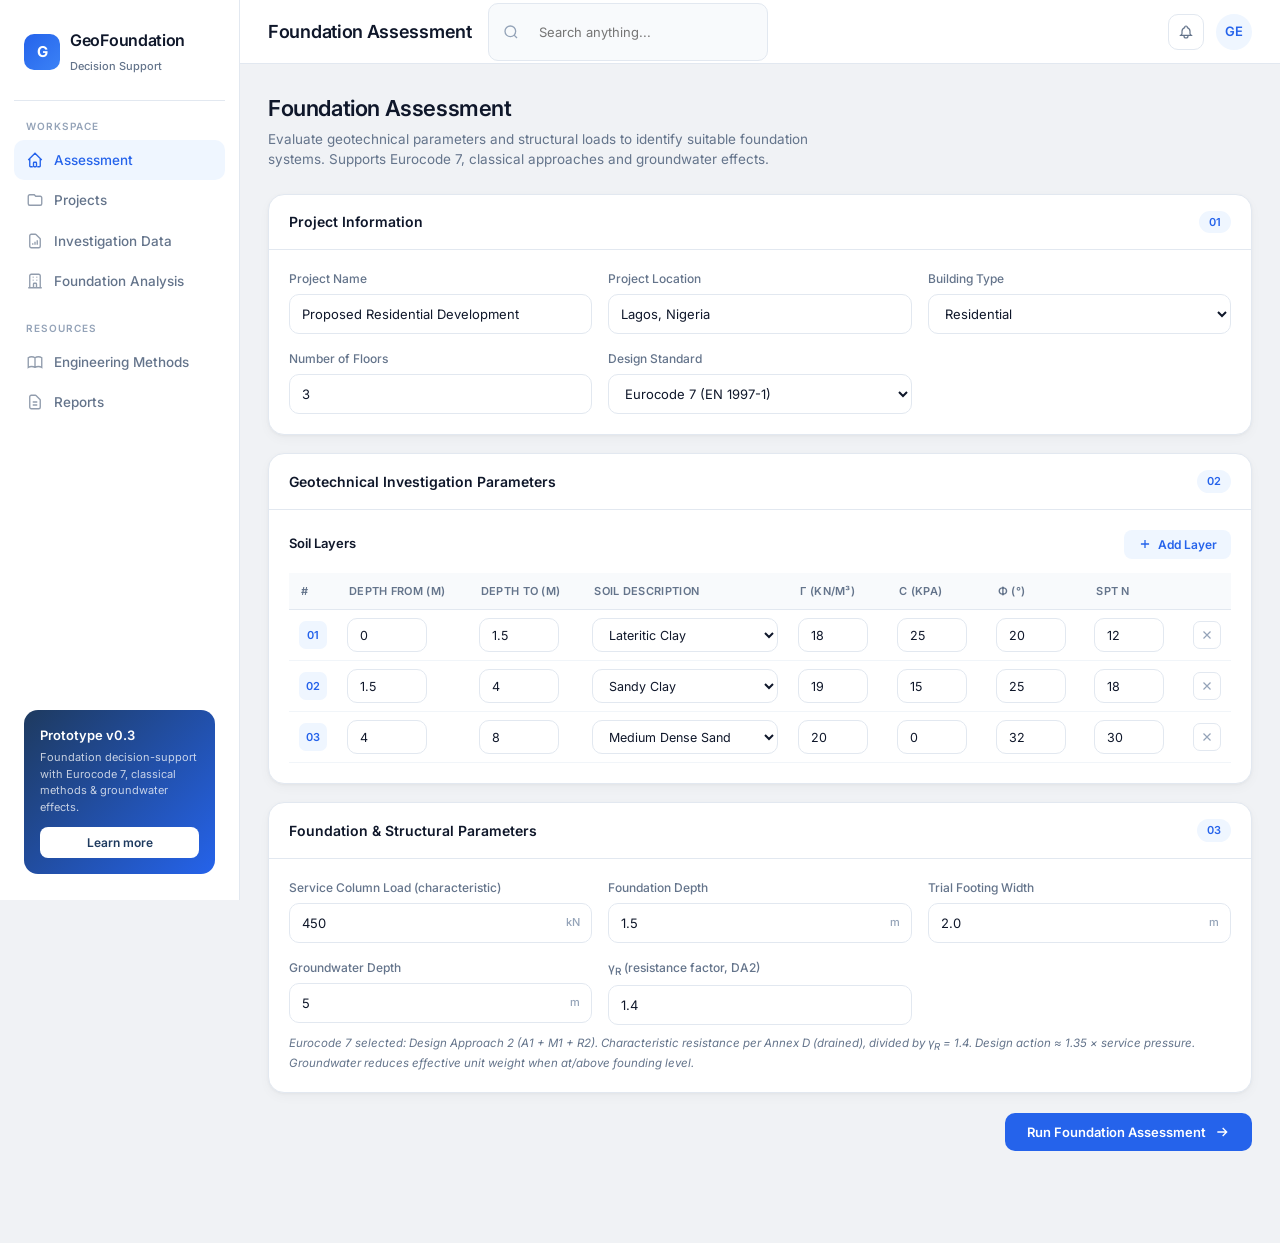
<file: index.html>
<!DOCTYPE html>
<html lang="en">
<head>
<meta charset="UTF-8" />
<meta name="viewport" content="width=device-width, initial-scale=1.0" />
<title>GeoFoundation | Foundation Decision Support</title>
<link rel="preconnect" href="https://fonts.googleapis.com">
<link rel="preconnect" href="https://fonts.gstatic.com" crossorigin>
<link href="https://fonts.googleapis.com/css2?family=Inter:wght@400;500;600;700&display=swap" rel="stylesheet">
<link rel="stylesheet" href="styles.css">
</head>
<body>

<aside class="sidebar">
  <div class="brand">
    <div class="brand-icon">G</div>
    <div>
      <h1>GeoFoundation</h1>
      <span>Decision Support</span>
    </div>
  </div>

  <div class="nav-section">
    <div class="nav-label">Workspace</div>
    <div class="nav-item active">
      <svg fill="none" stroke="currentColor" stroke-width="1.8" viewBox="0 0 24 24"><path d="M3 12l2-2m0 0l7-7 7 7M5 10v10a1 1 0 001 1h3m10-11l2 2m-2-2v10a1 1 0 01-1 1h-3m-4 0a1 1 0 01-1-1v-4a1 1 0 011-1h2a1 1 0 011 1v4a1 1 0 01-1 1h-2z"/></svg>
      Assessment
    </div>
    <div class="nav-item">
      <svg fill="none" stroke="currentColor" stroke-width="1.8" viewBox="0 0 24 24"><path d="M3 7v10a2 2 0 002 2h14a2 2 0 002-2V9a2 2 0 00-2-2h-6l-2-2H5a2 2 0 00-2 2z"/></svg>
      Projects
    </div>
    <div class="nav-item">
      <svg fill="none" stroke="currentColor" stroke-width="1.8" viewBox="0 0 24 24"><path d="M9 17v-2m3 2v-4m3 4v-6m2 10H7a2 2 0 01-2-2V5a2 2 0 012-2h5.586a1 1 0 01.707.293l5.414 5.414a1 1 0 01.293.707V19a2 2 0 01-2 2z"/></svg>
      Investigation Data
    </div>
    <div class="nav-item">
      <svg fill="none" stroke="currentColor" stroke-width="1.8" viewBox="0 0 24 24"><path d="M19 21V5a2 2 0 00-2-2H7a2 2 0 00-2 2v16m14 0h2m-2 0h-5m-9 0H3m2 0h5M9 7h1m-1 4h1m4-4h1m-1 4h1m-5 10v-5a1 1 0 011-1h2a1 1 0 011 1v5m-4 0h4"/></svg>
      Foundation Analysis
    </div>
  </div>

  <div class="nav-section" style="margin-top:12px">
    <div class="nav-label">Resources</div>
    <div class="nav-item">
      <svg fill="none" stroke="currentColor" stroke-width="1.8" viewBox="0 0 24 24"><path d="M12 6.253v13m0-13C10.832 5.477 9.246 5 7.5 5S4.168 5.477 3 6.253v13C4.168 18.477 5.754 18 7.5 18s3.332.477 4.5 1.253m0-13C13.168 5.477 14.754 5 16.5 5c1.747 0 3.332.477 4.5 1.253v13C19.832 18.477 18.247 18 16.5 18c-1.746 0-3.332.477-4.5 1.253"/></svg>
      Engineering Methods
    </div>
    <div class="nav-item">
      <svg fill="none" stroke="currentColor" stroke-width="1.8" viewBox="0 0 24 24"><path d="M9 12h6m-6 4h6m2 5H7a2 2 0 01-2-2V5a2 2 0 012-2h5.586a1 1 0 01.707.293l5.414 5.414a1 1 0 01.293.707V19a2 2 0 01-2 2z"/></svg>
      Reports
    </div>
  </div>

  <div class="sidebar-footer">
    <div class="upgrade-card">
      <h4>Prototype v0.3</h4>
      <p>Foundation decision-support with Eurocode 7, classical methods &amp; groundwater effects.</p>
      <button type="button">Learn more</button>
    </div>
  </div>
</aside>

<main class="main">
  <header class="topbar">
    <div class="topbar-left">
      <div class="page-title">Foundation Assessment</div>
      <div class="search-box">
        <svg fill="none" stroke="currentColor" stroke-width="2" viewBox="0 0 24 24"><circle cx="11" cy="11" r="8"/><path d="M21 21l-4.35-4.35"/></svg>
        <input type="text" placeholder="Search anything..." />
      </div>
    </div>
    <div class="topbar-right">
      <button class="icon-btn" title="Notifications">
        <svg fill="none" stroke="currentColor" stroke-width="1.8" viewBox="0 0 24 24"><path d="M15 17h5l-1.405-1.405A2.032 2.032 0 0118 14.158V11a6.002 6.002 0 00-4-5.659V5a2 2 0 10-4 0v.341C7.67 6.165 6 8.388 6 11v3.159c0 .538-.214 1.055-.595 1.436L4 17h5m6 0v1a3 3 0 11-6 0v-1m6 0H9"/></svg>
      </button>
      <div class="avatar">GE</div>
    </div>
  </header>

  <section class="content">
    <div class="hero">
      <h2>Foundation Assessment</h2>
      <p>Evaluate geotechnical parameters and structural loads to identify suitable foundation systems. Supports Eurocode 7, classical approaches and groundwater effects.</p>
    </div>

    <!-- PROJECT INFO -->
    <div class="card">
      <div class="card-header">
        <div class="card-title">Project Information</div>
        <span class="card-badge">01</span>
      </div>
      <div class="card-body">
        <div class="input-grid">
          <div class="input-group">
            <label>Project Name</label>
            <input id="projectName" type="text" value="Proposed Residential Development">
          </div>
          <div class="input-group">
            <label>Project Location</label>
            <input id="location" type="text" value="Lagos, Nigeria">
          </div>
          <div class="input-group">
            <label>Building Type</label>
            <select id="buildingType">
              <option>Residential</option>
              <option>Commercial</option>
              <option>Industrial</option>
              <option>Institutional</option>
            </select>
          </div>
          <div class="input-group">
            <label>Number of Floors</label>
            <input id="floors" type="number" value="3">
          </div>
          <div class="input-group">
            <label>Design Standard</label>
            <select id="designStandard" onchange="toggleStandardInputs()">
              <option value="eurocode7">Eurocode 7 (EN 1997-1)</option>
              <option value="classical">Classical (FoS / BS-style)</option>
              <option value="other">Other</option>
            </select>
          </div>
        </div>
      </div>
    </div>

    <!-- SOIL LAYERS -->
    <div class="card">
      <div class="card-header">
        <div class="card-title">Geotechnical Investigation Parameters</div>
        <span class="card-badge">02</span>
      </div>
      <div class="card-body">
        <div class="soil-toolbar">
          <h4>Soil Layers</h4>
          <button type="button" class="btn-sm btn-add" onclick="addLayer()">
            <svg width="14" height="14" fill="none" stroke="currentColor" stroke-width="2.2" viewBox="0 0 24 24"><path d="M12 5v14M5 12h14"/></svg>
            Add Layer
          </button>
        </div>
        <div style="overflow-x:auto">
          <table class="soil-table">
            <thead>
              <tr>
                <th style="width:40px">#</th>
                <th>Depth From (m)</th>
                <th>Depth To (m)</th>
                <th>Soil Description</th>
                <th>γ (kN/m³)</th>
                <th>c (kPa)</th>
                <th>φ (°)</th>
                <th>SPT N</th>
                <th style="width:40px"></th>
              </tr>
            </thead>
            <tbody id="soilLayersBody"></tbody>
          </table>
        </div>
      </div>
    </div>

    <!-- DESIGN PARAMS -->
    <div class="card">
      <div class="card-header">
        <div class="card-title">Foundation &amp; Structural Parameters</div>
        <span class="card-badge">03</span>
      </div>
      <div class="card-body">
        <div class="input-grid">
          <div class="input-group">
            <label>Service Column Load (characteristic)</label>
            <div class="input-wrapper">
              <input id="columnLoad" type="number" value="450">
              <span class="unit">kN</span>
            </div>
          </div>
          <div class="input-group">
            <label>Foundation Depth</label>
            <div class="input-wrapper">
              <input id="foundationDepth" type="number" value="1.5" step="0.1">
              <span class="unit">m</span>
            </div>
          </div>
          <div class="input-group">
            <label>Trial Footing Width</label>
            <div class="input-wrapper">
              <input id="footingWidth" type="number" value="2.0" step="0.1">
              <span class="unit">m</span>
            </div>
          </div>
          <div class="input-group">
            <label>Groundwater Depth</label>
            <div class="input-wrapper">
              <input id="groundwater" type="number" value="5" step="0.1">
              <span class="unit">m</span>
            </div>
          </div>
          <div class="input-group" id="fosGroup">
            <label>Factor of Safety (classical)</label>
            <input id="fos" type="number" value="3" step="0.1">
          </div>
          <div class="input-group" id="gammaRGroup" style="display:none">
            <label>γ<sub>R</sub> (resistance factor, DA2)</label>
            <input id="gammaR" type="number" value="1.4" step="0.05">
          </div>
        </div>
        <p class="method-note" id="methodNote"></p>
      </div>
    </div>

    <div class="action-area">
      <button class="btn-primary" onclick="runAssessment()">
        Run Foundation Assessment
        <svg width="16" height="16" fill="none" stroke="currentColor" stroke-width="2" viewBox="0 0 24 24"><path d="M5 12h14M13 6l6 6-6 6"/></svg>
      </button>
    </div>

    <!-- RESULTS -->
    <section id="results">
      <div class="result-heading">
        <h3>Assessment Results</h3>
        <span class="tag-prelim">PRELIMINARY ENGINEERING ASSESSMENT</span>
      </div>

      <div class="recommendation">
        <div class="recommendation-label">Recommended Foundation System</div>
        <h4 id="recommendationTitle">Isolated Footing</h4>
        <p id="recommendationText">Based on the entered parameters, a shallow foundation system appears feasible.</p>
        <div class="metrics">
          <div class="metric">
            <div class="metric-label" id="ultimateLabel">Ultimate / Characteristic</div>
            <div class="metric-value" id="ultimate">—</div>
          </div>
          <div class="metric">
            <div class="metric-label" id="allowableLabel">Allowable / Design Rd</div>
            <div class="metric-value" id="allowable">—</div>
          </div>
          <div class="metric">
            <div class="metric-label" id="requiredLabel">Required / Design Ed</div>
            <div class="metric-value" id="required">—</div>
          </div>
          <div class="metric">
            <div class="metric-label">Preliminary Settlement</div>
            <div class="metric-value">14 mm</div>
          </div>
        </div>
      </div>

      <div class="result-grid">
        <div class="card">
          <div class="card-header">
            <div class="card-title">Foundation Option Assessment</div>
          </div>
          <table class="assessment-table">
            <thead>
              <tr><th>Foundation Type</th><th>Assessment</th><th>Comment</th></tr>
            </thead>
            <tbody id="assessmentBody"></tbody>
          </table>
        </div>
        <div class="card">
          <div class="card-header">
            <div class="card-title">Engineering Observations</div>
          </div>
          <div class="notes">
            <ul id="notesList"></ul>
          </div>
        </div>
      </div>

      <div class="disclaimer">
        <strong>Engineering Notice:</strong>
        This prototype provides preliminary decision-support analysis based on user-entered parameters.
        It is not a substitute for a complete geotechnical investigation, detailed foundation design,
        engineering judgement, or review by a suitably qualified professional engineer.
        Eurocode 7 results use simplified Annex D factors and Design Approach 2 assumptions;
        National Annex values and full combination checks should be applied in final design.
        Groundwater effects use a simplified submerged unit weight approach.
      </div>
    </section>
  </section>
</main>

<script src="script.js"></script>
</body>
</html>
</file>
<file: styles.css>
*,*::before,*::after{box-sizing:border-box;margin:0;padding:0}
:root{
  --bg:#f0f2f5;
  --surface:#ffffff;
  --primary:#2563eb;
  --primary-dark:#1d4ed8;
  --primary-soft:#eff6ff;
  --text:#0f172a;
  --text-secondary:#64748b;
  --border:#e2e8f0;
  --success:#10b981;
  --success-soft:#ecfdf5;
  --warning:#f59e0b;
  --warning-soft:#fffbeb;
  --danger:#ef4444;
  --danger-soft:#fef2f2;
  --radius:16px;
  --radius-sm:10px;
  --shadow:0 1px 3px rgba(0,0,0,.04),0 4px 12px rgba(0,0,0,.03);
  --shadow-hover:0 4px 20px rgba(0,0,0,.06);
}
body{
  font-family:'Inter',system-ui,-apple-system,sans-serif;
  background:var(--bg);
  color:var(--text);
  line-height:1.5;
  -webkit-font-smoothing:antialiased;
}
/* SIDEBAR */
.sidebar{
  position:fixed;left:0;top:0;width:240px;height:100vh;
  background:var(--surface);border-right:1px solid var(--border);
  display:flex;flex-direction:column;z-index:20;padding:20px 14px;
}
.brand{display:flex;align-items:center;gap:10px;padding:8px 10px 24px;border-bottom:1px solid var(--border);margin-bottom:18px}
.brand-icon{
  width:36px;height:36px;border-radius:10px;background:linear-gradient(135deg,#2563eb,#3b82f6);
  display:flex;align-items:center;justify-content:center;color:#fff;font-weight:700;font-size:15px;
}
.brand h1{font-size:16px;font-weight:600;letter-spacing:-.3px}
.brand span{font-size:11px;color:var(--text-secondary);font-weight:500}
.nav-section{margin-bottom:8px}
.nav-label{font-size:10px;font-weight:600;text-transform:uppercase;letter-spacing:1px;color:#94a3b8;padding:0 12px;margin-bottom:6px}
.nav-item{
  display:flex;align-items:center;gap:10px;padding:10px 12px;border-radius:10px;
  font-size:13.5px;font-weight:500;color:var(--text-secondary);cursor:pointer;transition:.15s;
}
.nav-item:hover{background:#f8fafc;color:var(--text)}
.nav-item.active{background:var(--primary-soft);color:var(--primary)}
.nav-item svg{width:18px;height:18px;flex-shrink:0;opacity:.7}
.nav-item.active svg{opacity:1}
.sidebar-footer{margin-top:auto;padding:14px 10px 6px}
.upgrade-card{
  background:linear-gradient(135deg,#1e3a5f,#2563eb);border-radius:14px;padding:16px;color:#fff;
}
.upgrade-card h4{font-size:13px;font-weight:600;margin-bottom:4px}
.upgrade-card p{font-size:11px;opacity:.75;margin-bottom:12px}
.upgrade-card button{
  width:100%;background:#fff;color:#1e3a5f;border:none;border-radius:8px;
  padding:8px;font-size:12px;font-weight:600;cursor:pointer;font-family:inherit;
}
/* MAIN */
.main{margin-left:240px;min-height:100vh}
.topbar{
  height:64px;background:var(--surface);border-bottom:1px solid var(--border);
  display:flex;align-items:center;justify-content:space-between;padding:0 28px;position:sticky;top:0;z-index:10;
}
.topbar-left{display:flex;align-items:center;gap:16px}
.page-title{font-size:18px;font-weight:600;letter-spacing:-.3px}
.search-box{
  display:flex;align-items:center;gap:8px;background:#f8fafc;border:1px solid var(--border);
  border-radius:10px;padding:8px 14px;width:280px;
}
.search-box input{border:none;background:transparent;outline:none;font-size:13px;font-family:inherit;width:100%;color:var(--text)}
.search-box svg{width:16px;height:16px;color:#94a3b8;flex-shrink:0}
.topbar-right{display:flex;align-items:center;gap:12px}
.icon-btn{
  width:36px;height:36px;border-radius:10px;border:1px solid var(--border);background:var(--surface);
  display:flex;align-items:center;justify-content:center;cursor:pointer;transition:.15s;
}
.icon-btn:hover{background:#f8fafc}
.icon-btn svg{width:16px;height:16px;color:var(--text-secondary)}
.avatar{
  width:36px;height:36px;border-radius:50%;background:var(--primary-soft);color:var(--primary);
  display:flex;align-items:center;justify-content:center;font-size:13px;font-weight:600;
}
.content{padding:28px 28px 60px;max-width:1280px}
/* HERO */
.hero{margin-bottom:24px}
.hero h2{font-size:22px;font-weight:600;letter-spacing:-.4px;margin-bottom:4px}
.hero p{font-size:13.5px;color:var(--text-secondary);max-width:560px}
/* CARDS */
.card{
  background:var(--surface);border:1px solid var(--border);border-radius:var(--radius);
  margin-bottom:18px;box-shadow:var(--shadow);overflow:hidden;
}
.card-header{
  padding:16px 20px;border-bottom:1px solid var(--border);
  display:flex;justify-content:space-between;align-items:center;
}
.card-title{font-size:14px;font-weight:600}
.card-badge{
  font-size:11px;font-weight:600;padding:3px 10px;border-radius:20px;
  background:var(--primary-soft);color:var(--primary);
}
.card-body{padding:20px}
/* INPUTS */
.input-grid{display:grid;grid-template-columns:repeat(3,1fr);gap:16px}
.input-group label{display:block;font-size:12px;font-weight:500;color:var(--text-secondary);margin-bottom:6px}
.input-wrapper{position:relative}
input,select{
  width:100%;height:40px;border:1px solid var(--border);border-radius:var(--radius-sm);
  padding:0 12px;background:#fff;color:var(--text);font-size:13px;font-family:inherit;
  outline:none;transition:.15s;
}
input:focus,select:focus{border-color:var(--primary);box-shadow:0 0 0 3px rgba(37,99,235,.1)}
.unit{position:absolute;right:12px;top:11px;color:#94a3b8;font-size:11px;font-weight:500;pointer-events:none}
/* SOIL TABLE */
.soil-toolbar{display:flex;justify-content:space-between;align-items:center;margin-bottom:14px}
.soil-toolbar h4{font-size:13px;font-weight:600}
.btn-sm{
  display:inline-flex;align-items:center;gap:6px;padding:7px 14px;border-radius:8px;
  font-size:12px;font-weight:600;font-family:inherit;cursor:pointer;border:none;transition:.15s;
}
.btn-add{background:var(--primary-soft);color:var(--primary)}
.btn-add:hover{background:#dbeafe}
.btn-remove{
  width:28px;height:28px;border-radius:7px;border:1px solid var(--border);background:#fff;
  display:flex;align-items:center;justify-content:center;cursor:pointer;color:#94a3b8;transition:.15s;
}
.btn-remove:hover{background:var(--danger-soft);color:var(--danger);border-color:#fecaca}
.soil-table{width:100%;border-collapse:collapse;font-size:12.5px}
.soil-table th{
  text-align:left;background:#f8fafc;color:var(--text-secondary);font-size:11px;
  font-weight:600;text-transform:uppercase;letter-spacing:.3px;padding:10px 12px;
  border-bottom:1px solid var(--border);
}
.soil-table td{padding:8px 10px;border-bottom:1px solid #f1f5f9;vertical-align:middle}
.soil-table input,.soil-table select{height:34px;font-size:12.5px;min-width:70px}
.soil-table .layer-num{
  width:28px;height:28px;border-radius:7px;background:var(--primary-soft);color:var(--primary);
  display:flex;align-items:center;justify-content:center;font-size:11px;font-weight:600;
}
/* ACTION */
.action-area{display:flex;justify-content:flex-end;gap:10px;margin:20px 0 32px}
.btn-primary{
  background:var(--primary);color:#fff;border:none;padding:11px 22px;border-radius:10px;
  font-weight:600;font-size:13px;font-family:inherit;cursor:pointer;transition:.15s;
  display:inline-flex;align-items:center;gap:8px;
}
.btn-primary:hover{background:var(--primary-dark);transform:translateY(-1px);box-shadow:0 4px 12px rgba(37,99,235,.25)}
/* RESULTS */
#results{display:none}
.result-heading{display:flex;justify-content:space-between;align-items:center;margin-bottom:16px}
.result-heading h3{font-size:18px;font-weight:600}
.tag-prelim{
  font-size:11px;font-weight:600;color:var(--warning);background:var(--warning-soft);
  border:1px solid #fde68a;padding:5px 12px;border-radius:20px;
}
.recommendation{
  border:1px solid #a7f3d0;background:var(--success-soft);border-radius:var(--radius);
  padding:22px;margin-bottom:18px;
}
.recommendation-label{font-size:10px;text-transform:uppercase;letter-spacing:1px;color:var(--success);font-weight:700;margin-bottom:6px}
.recommendation h4{font-size:22px;color:#065f46;font-weight:600;margin-bottom:6px}
.recommendation p{color:#047857;font-size:13px;max-width:720px}
.metrics{display:grid;grid-template-columns:repeat(4,1fr);gap:12px;margin-top:18px}
.metric{
  background:#fff;border:1px solid #d1fae5;border-radius:12px;padding:14px 16px;
}
.metric-label{font-size:10px;text-transform:uppercase;letter-spacing:.3px;color:#6b7280;font-weight:500;margin-bottom:4px}
.metric-value{font-size:18px;font-weight:600;color:#064e3b}
.result-grid{display:grid;grid-template-columns:1.3fr .7fr;gap:16px}
.assessment-table{width:100%;border-collapse:collapse}
.assessment-table th,.assessment-table td{padding:12px 16px;border-bottom:1px solid #f1f5f9;text-align:left;font-size:12.5px}
.assessment-table th{font-size:11px;color:var(--text-secondary);text-transform:uppercase;font-weight:600}
.badge{display:inline-block;padding:3px 9px;border-radius:6px;font-size:11px;font-weight:600}
.badge.green{color:#065f46;background:#d1fae5}
.badge.yellow{color:#92400e;background:#fef3c7}
.badge.red{color:#991b1b;background:#fee2e2}
.notes{padding:16px 20px}
.notes li{list-style:none;margin-bottom:10px;font-size:12.5px;color:var(--text-secondary);padding-left:18px;position:relative}
.notes li::before{content:"✓";position:absolute;left:0;color:var(--success);font-weight:700}
.disclaimer{
  margin-top:16px;padding:14px 16px;background:#f8fafc;border:1px solid var(--border);
  border-radius:12px;font-size:11px;color:var(--text-secondary);
}
.method-note{font-size:11.5px;color:var(--text-secondary);margin-top:10px;font-style:italic}
/* RESPONSIVE */
@media(max-width:1100px){
  .input-grid{grid-template-columns:repeat(2,1fr)}
  .metrics{grid-template-columns:repeat(2,1fr)}
  .result-grid{grid-template-columns:1fr}
}
@media(max-width:800px){
  .sidebar{display:none}
  .main{margin-left:0}
  .content{padding:20px 16px}
  .input-grid{grid-template-columns:1fr}
  .metrics{grid-template-columns:1fr 1fr}
  .search-box{display:none}
}
</file>
